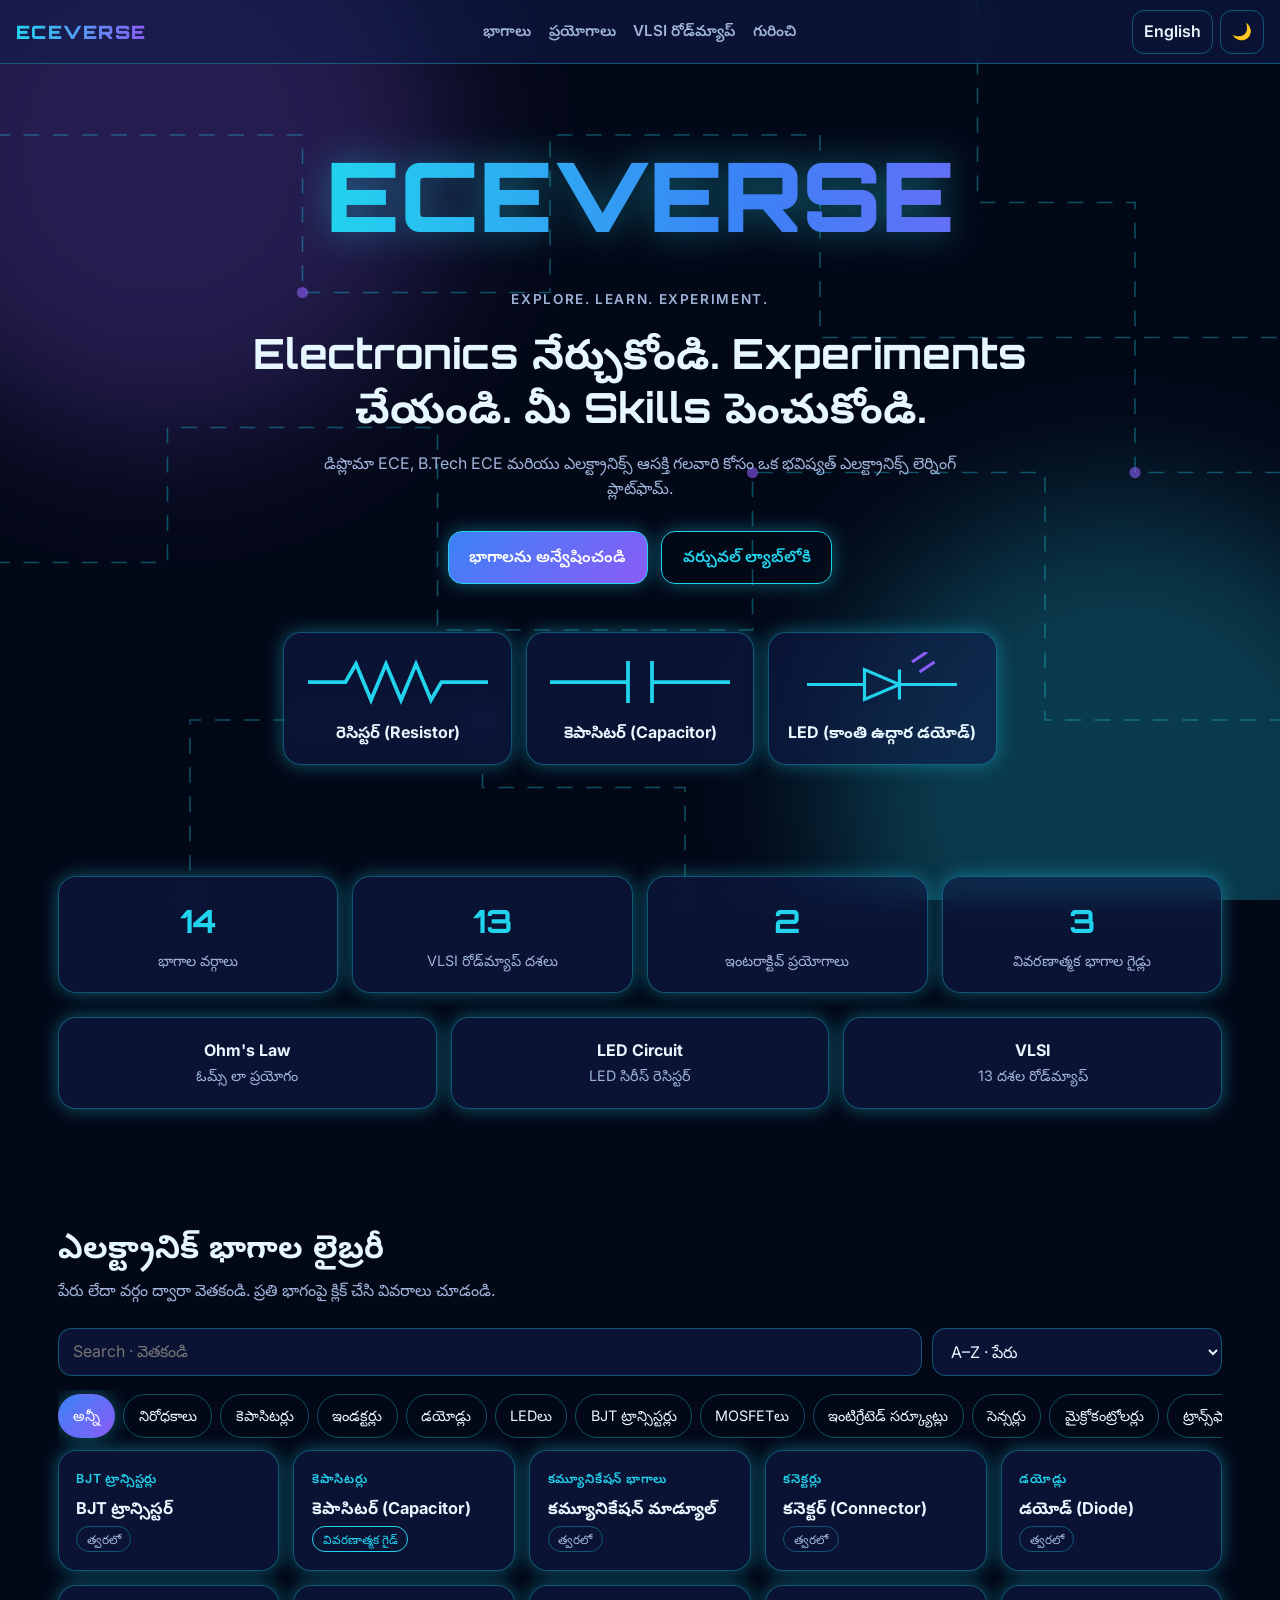
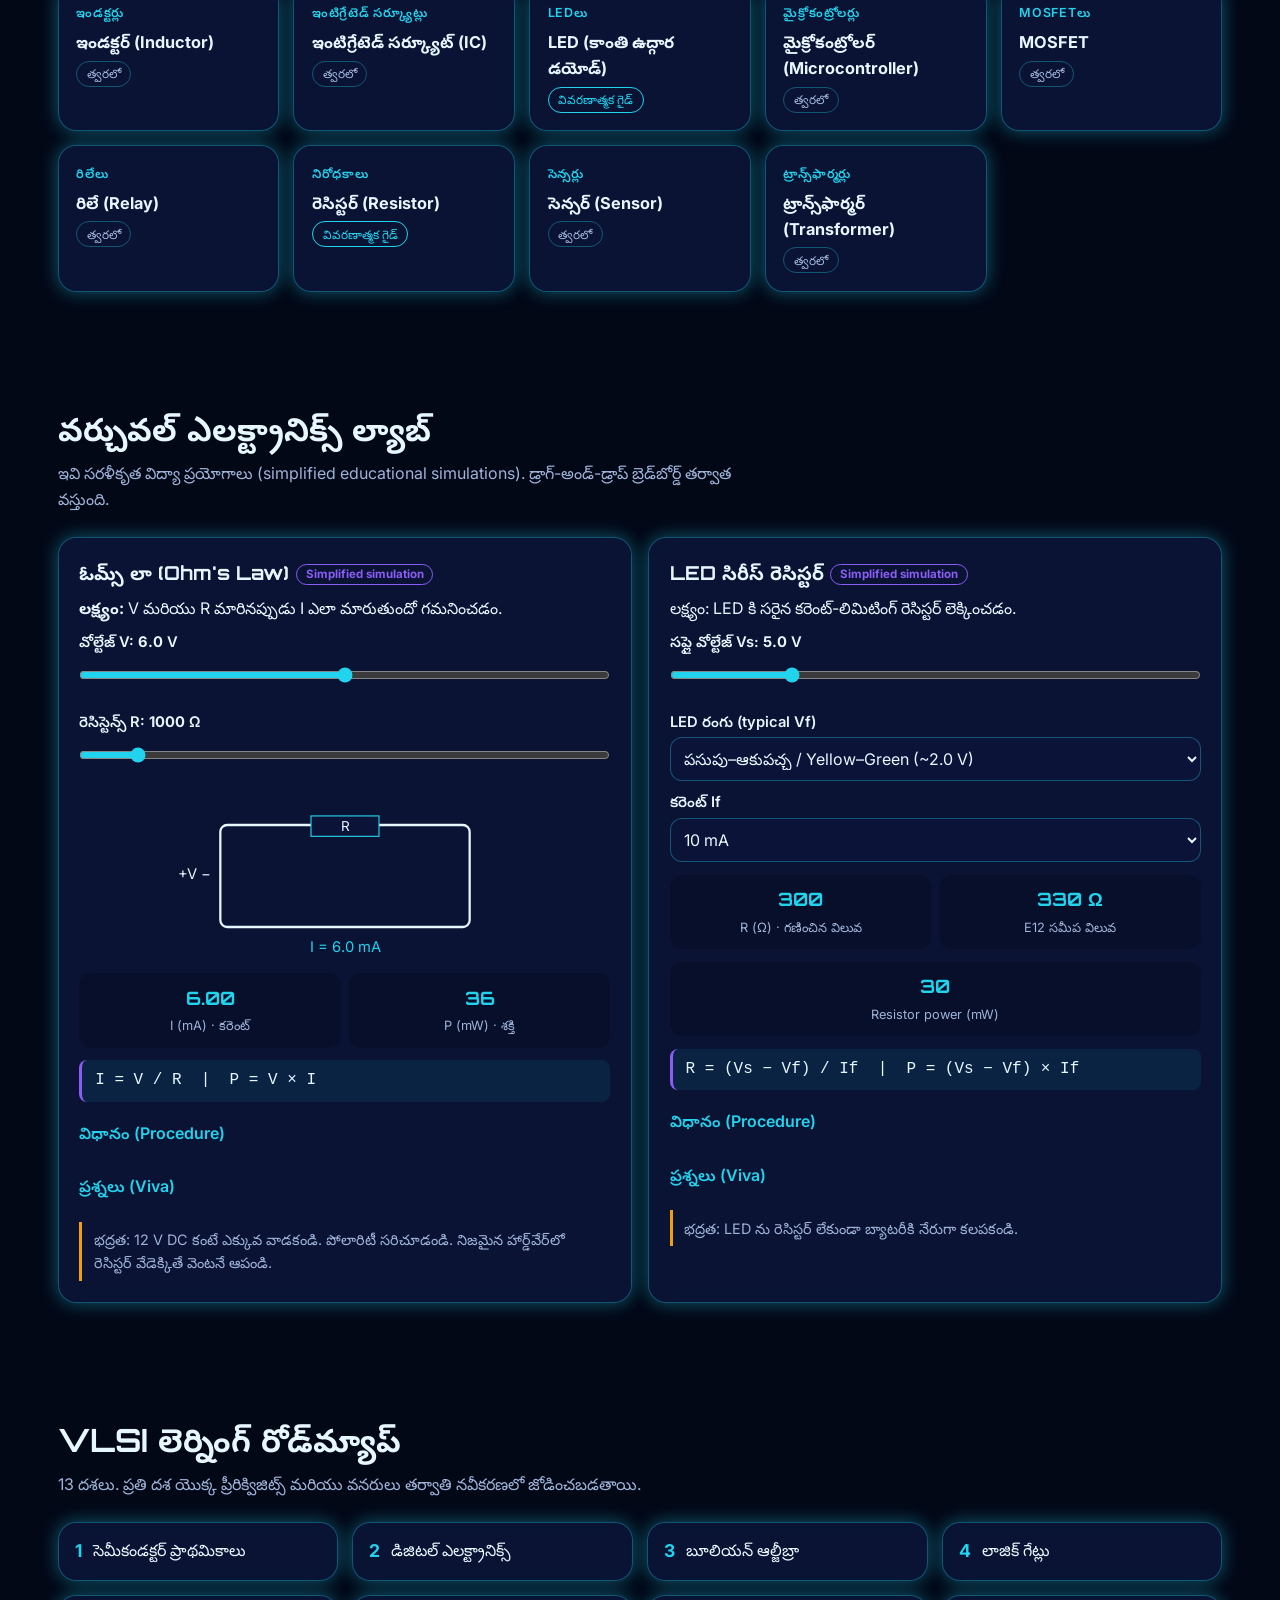
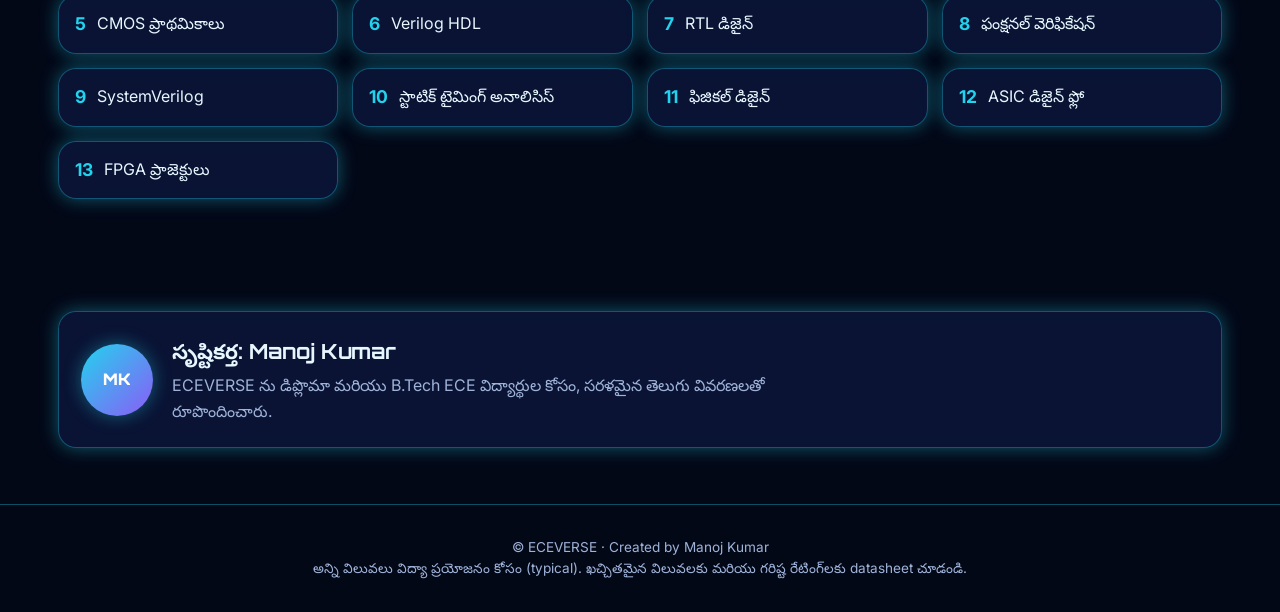
<file: index.html>
<!DOCTYPE html>
<html lang="te" data-lang="te" data-theme="dark">
<head>
<meta charset="UTF-8">
<meta name="viewport" content="width=device-width, initial-scale=1, viewport-fit=cover">
<title>ECEVERSE – Explore. Learn. Experiment.</title>
<link rel="preconnect" href="https://fonts.gstatic.com" crossorigin>
<link href="https://fonts.googleapis.com/css2?family=Orbitron:wght@700;900&family=Inter:wght@400;600&family=Noto+Sans+Telugu:wght@400;600;800&display=swap" rel="stylesheet">
<style>
:root{--bg:#030817;--bg2:#0b1438;--glass:rgba(18,30,78,.55);--line:rgba(34,211,238,.35);--tx:#e6f7ff;--mu:#9fb3d9;--cy:#22d3ee;--bl:#3b82f6;--vi:#8b5cf6;--glow:0 0 18px rgba(34,211,238,.4);color-scheme:dark}
:root[data-theme="light"]{--bg:#eef4ff;--bg2:#dde8ff;--glass:rgba(255,255,255,.72);--line:rgba(37,99,235,.35);--tx:#0b1433;--mu:#42557f;--cy:#0891b2;--bl:#2563eb;--vi:#7c3aed;--glow:0 0 14px rgba(37,99,235,.22);color-scheme:light}
*{box-sizing:border-box;margin:0;padding:0}
html{scroll-behavior:smooth;scroll-padding-top:90px}
body{font-family:Inter,'Noto Sans Telugu',system-ui,sans-serif;background:var(--bg);color:var(--tx);line-height:1.6;overflow-x:hidden;min-height:100vh}
body::before{content:"";position:fixed;inset:0 0 auto;height:env(safe-area-inset-top,0px);z-index:10;background:var(--bg2)}
h1,h2,h3,.logo,.logo3d,.stat b{font-family:Orbitron,'Noto Sans Telugu',sans-serif}
html[data-lang=te] .en,html[data-lang=en] .te{display:none}
img,svg{max-width:100%}
a{color:inherit}
button,input,select{font:inherit;color:inherit}
#ld{position:fixed;inset:0;z-index:99;display:grid;place-content:center;justify-items:center;gap:1rem;background:var(--bg);transition:opacity .6s,visibility .6s}
#ld.h{opacity:0;visibility:hidden}
.ring{width:70px;height:70px;border-radius:50%;border:3px solid transparent;border-top-color:var(--cy);border-right-color:var(--vi);animation:spin 1s linear infinite}
@keyframes spin{to{transform:rotate(360deg)}}
.bg{position:fixed;inset:0;z-index:-2;background:var(--bg);overflow:hidden}
.blob{position:absolute;width:45vmax;height:45vmax;border-radius:50%;filter:blur(70px);opacity:.25;animation:drift 18s ease-in-out infinite alternate}
.b1{background:var(--vi);top:-15%;left:-10%}.b2{background:var(--cy);bottom:-20%;right:-10%;animation-delay:-6s}
@keyframes drift{to{transform:translate(8vw,6vh) scale(1.1)}}
.circ{position:absolute;inset:0;width:100%;height:100%}
.circ path{fill:none;stroke:var(--cy);stroke-width:1.4;stroke-dasharray:14 12;opacity:.35;animation:flow 9s linear infinite}
.circ circle{fill:var(--vi);opacity:.6}
@keyframes flow{to{stroke-dashoffset:-260}}
@media(max-width:700px){.blob{display:none}}
.nav{position:sticky;top:0;z-index:20;display:flex;align-items:center;justify-content:space-between;gap:.5rem;padding:calc(env(safe-area-inset-top,0px) + .6rem) 1rem .6rem;background:var(--glass);backdrop-filter:blur(14px);-webkit-backdrop-filter:blur(14px);border-bottom:1px solid var(--line)}
.logo{font-weight:900;font-size:1.15rem;letter-spacing:.08em;text-decoration:none;background:linear-gradient(90deg,var(--cy),var(--vi));-webkit-background-clip:text;background-clip:text;color:transparent}
#menu{display:flex;gap:1.1rem}
#menu a{text-decoration:none;font-weight:600;font-size:.95rem;min-height:44px;display:flex;align-items:center;color:var(--mu)}
#menu a:hover{color:var(--cy)}
.ctl{display:flex;gap:.4rem}
.ctl button{min-height:44px;min-width:44px;padding:0 .7rem;border-radius:12px;border:1px solid var(--line);background:transparent;cursor:pointer;font-weight:600}
#burger{display:none}
@media(max-width:860px){
#burger{display:inline-flex;align-items:center;justify-content:center}
#menu{position:absolute;top:100%;left:0;right:0;flex-direction:column;gap:0;background:var(--bg2);border-bottom:1px solid var(--line);padding:.5rem 1rem;display:none}
#menu.open{display:flex}}
.hero{min-height:84vh;display:flex;flex-direction:column;align-items:center;justify-content:center;text-align:center;padding:3rem 1.2rem;gap:1rem}
.logo3d{font-weight:900;font-size:clamp(2.6rem,10vw,6rem);background:linear-gradient(90deg,var(--cy),var(--bl),var(--vi),var(--cy));background-size:200% auto;-webkit-background-clip:text;background-clip:text;color:transparent;filter:drop-shadow(var(--glow));animation:sheen 6s linear infinite;transition:transform .4s;transform-style:preserve-3d}
.logo3d:hover{transform:perspective(600px) rotateY(14deg) rotateX(-6deg)}
@keyframes sheen{to{background-position:200% center}}
.sub{color:var(--mu);font-weight:600;letter-spacing:.12em;text-transform:uppercase;font-size:.85rem}
.hero h1{font-size:clamp(1.3rem,4.6vw,2.6rem);line-height:1.3;max-width:900px}
.lead{max-width:680px;color:var(--mu);margin:0 auto}
.btns{display:flex;flex-wrap:wrap;gap:.8rem;justify-content:center;margin-top:.8rem}
.btn{display:inline-flex;align-items:center;justify-content:center;min-height:48px;padding:.8rem 1.3rem;border-radius:14px;text-decoration:none;font-weight:600;color:#fff;background:linear-gradient(135deg,var(--bl),var(--vi));border:1px solid var(--cy);box-shadow:var(--glow);transition:transform .25s,box-shadow .25s;cursor:pointer}
.btn:hover{transform:translateY(-3px) scale(1.03);box-shadow:0 0 28px rgba(34,211,238,.6)}
.btn.alt{background:transparent;color:var(--cy)}
.glass{background:var(--glass);backdrop-filter:blur(12px);-webkit-backdrop-filter:blur(12px);border:1px solid var(--line);border-radius:18px;box-shadow:var(--glow)}
.sec{max-width:1200px;margin:0 auto;padding:3.5rem 1.1rem}
.sec>h2{font-size:clamp(1.4rem,4vw,2rem);margin-bottom:.4rem}
.sec>.lead{margin:0 0 1.5rem}
.showcase{display:grid;grid-template-columns:repeat(auto-fit,minmax(180px,1fr));gap:14px;margin:2rem auto 0;max-width:900px}
.showcase .glass{padding:1.2rem;text-align:center;transition:transform .4s}
.showcase .glass:hover{transform:perspective(500px) rotateX(10deg) rotateY(-10deg) translateY(-4px)}
.showcase svg{width:100%;height:60px;color:var(--cy);animation:pulse 3s ease-in-out infinite}
@keyframes pulse{50%{filter:drop-shadow(0 0 8px var(--cy))}}
.stats,.feat,.road,.ex-grid{display:grid;gap:14px}
.stats{grid-template-columns:repeat(auto-fit,minmax(160px,1fr))}
.feat{grid-template-columns:repeat(auto-fit,minmax(220px,1fr));margin-top:1.5rem}
.feat a{padding:1.2rem;text-decoration:none;display:block;transition:transform .3s}
.feat a:hover{transform:translateY(-5px)}
.stat,.feat a{text-align:center}
.stat{padding:1.2rem}
.stat b{display:block;font-size:2rem;color:var(--cy)}
.stat span,.feat span{color:var(--mu);font-size:.9rem}
.tools{display:flex;flex-wrap:wrap;gap:.6rem;margin-bottom:.9rem}
.tools input,.tools select{min-height:48px;padding:.6rem .9rem;border-radius:14px;border:1px solid var(--line);background:var(--glass);flex:1 1 220px}
.tools select{flex:0 1 200px}
.chips{display:flex;gap:.5rem;overflow-x:auto;padding:.2rem 0 .8rem;scrollbar-width:none}
.chip{flex:0 0 auto;min-height:44px;padding:.4rem .9rem;border-radius:999px;border:1px solid var(--line);background:transparent;cursor:pointer;font-size:.9rem;white-space:nowrap}
.chip.on{background:linear-gradient(135deg,var(--bl),var(--vi));color:#fff;border-color:transparent;box-shadow:var(--glow)}
.grid{display:grid;grid-template-columns:repeat(auto-fill,minmax(210px,1fr));gap:14px}
.card{padding:1.1rem;text-align:left;cursor:pointer;transition:transform .3s,box-shadow .3s;display:flex;flex-direction:column;gap:.35rem;color:var(--tx)}
.card:hover{transform:perspective(600px) rotateX(4deg) translateY(-5px);box-shadow:0 0 26px rgba(139,92,246,.45)}
.card small{color:var(--cy);font-weight:600;font-size:.78rem;text-transform:uppercase;letter-spacing:.06em}
.card b{font-size:1.02rem}
.badge{align-self:flex-start;font-size:.75rem;padding:.15rem .6rem;border-radius:999px;border:1px solid var(--line);color:var(--mu)}
.badge.on{border-color:var(--cy);color:var(--cy)}
.empty{color:var(--mu);grid-column:1/-1;text-align:center;padding:2rem}
dialog{width:min(780px,94vw);max-height:88vh;border:1px solid var(--cy);border-radius:20px;background:var(--bg2);color:var(--tx);padding:0;box-shadow:0 0 40px rgba(34,211,238,.35)}
dialog::backdrop{background:rgba(2,6,20,.7)}
.dwrap{padding:1.4rem;overflow:auto;max-height:88vh}
.dwrap h3{font-size:1.2rem;margin-bottom:.6rem;padding-right:3rem}
.dwrap h4{margin:1rem 0 .3rem;color:var(--cy);font-size:.95rem}
.dwrap ul{padding-left:1.2rem}
.x{position:absolute;top:.6rem;right:.6rem;min-width:44px;min-height:44px;border-radius:12px;border:1px solid var(--line);background:transparent;cursor:pointer;z-index:2}
.sym{background:rgba(0,0,0,.2);border-radius:14px;padding:.6rem;color:var(--cy);max-width:240px;margin:.4rem auto}
.formula{font-family:ui-monospace,Menlo,Consolas,monospace;background:rgba(34,211,238,.08);border-left:3px solid var(--vi);padding:.5rem .8rem;border-radius:8px;overflow-x:auto}
.exp{padding:1.3rem;margin-top:1.2rem;scroll-margin-top:90px}
.exp h3{font-size:1.2rem;margin-bottom:.4rem}
.tag{font-size:.72rem;padding:.15rem .55rem;border-radius:999px;border:1px solid var(--vi);color:var(--vi);font-family:Inter,sans-serif;margin-left:.4rem;vertical-align:middle}
.ex-grid{grid-template-columns:1fr;gap:0}
@media(min-width:900px){.ex-grid{grid-template-columns:1fr 1fr;gap:1rem}.exp{margin-top:0}}
.ctrl label{display:block;margin:.6rem 0 .2rem;font-weight:600;font-size:.92rem}
.ctrl input[type=range]{width:100%;accent-color:var(--cy);min-height:36px}
.ctrl select{width:100%;min-height:44px;padding:.4rem .6rem;border-radius:12px;border:1px solid var(--line);background:var(--bg2)}
.out{display:grid;grid-template-columns:1fr 1fr;gap:8px;margin-top:.8rem}
.out div{background:rgba(0,0,0,.2);border-radius:12px;padding:.6rem;text-align:center}
.out b{display:block;font-size:1.15rem;color:var(--cy);font-family:Orbitron,sans-serif}
.out span{font-size:.8rem;color:var(--mu)}
.cir{width:100%;max-width:340px;display:block;margin:.6rem auto;color:var(--tx)}
.warn{border:1px solid #f59e0b;color:#d97706;border-radius:12px;padding:.5rem .7rem;margin-top:.6rem;font-size:.9rem}
[hidden]{display:none!important}
details{margin-top:.6rem}
summary{cursor:pointer;color:var(--cy);font-weight:600;min-height:44px;display:flex;align-items:center}
.safe{border-left:3px solid #f59e0b;padding:.4rem .7rem;margin-top:.8rem;font-size:.9rem;color:var(--mu)}
.road{grid-template-columns:repeat(auto-fill,minmax(230px,1fr));list-style:none}
.road li{padding:.9rem 1rem;display:grid;grid-template-columns:auto 1fr;gap:.2rem .7rem;align-items:center}
.road b{font-size:1.1rem;color:var(--cy)}
.about{display:flex;gap:1.2rem;align-items:center;flex-wrap:wrap;padding:1.4rem}
.avatar{width:72px;height:72px;border-radius:50%;display:grid;place-items:center;font-family:Orbitron,sans-serif;font-weight:900;background:linear-gradient(135deg,var(--cy),var(--vi));color:#fff;box-shadow:var(--glow);flex:0 0 auto}
footer{text-align:center;color:var(--mu);font-size:.85rem;padding:2rem 1rem;border-top:1px solid var(--line)}
.reveal{opacity:0;transform:translateY(24px);transition:opacity .8s,transform .8s cubic-bezier(.2,.7,.2,1)}
.reveal.in{opacity:1;transform:none}
@media (prefers-reduced-motion:reduce){*{animation:none!important;transition:none!important;scroll-behavior:auto!important}.reveal{opacity:1!important;transform:none!important}}
</style>
</head>
<body>

<div id="ld"><div class="ring"></div><div class="logo">ECEVERSE</div><small class="te">లోడ్ అవుతోంది…</small><small class="en">Loading the lab…</small></div>

<div class="bg" aria-hidden="true"><div class="blob b1"></div><div class="blob b2"></div>
<svg class="circ" viewBox="0 0 1200 800" preserveAspectRatio="xMidYMid slice">
<path d="M0 120H300V260H520V120H760V300H1200"/><path d="M0 500H180V380H420V560H700V420H960V640H1200"/><path d="M200 800V640H460V700H640V800"/><path d="M900 0V180H1040V420H1200"/>
<circle cx="300" cy="260" r="5"/><circle cx="700" cy="420" r="5"/><circle cx="1040" cy="420" r="5"/><circle cx="460" cy="640" r="5"/>
</svg></div>

<header class="nav">
<a class="logo" href="#home">ECEVERSE</a>
<nav id="menu">
<a href="#components"><span class="te">భాగాలు</span><span class="en">Components</span></a>
<a href="#lab"><span class="te">ప్రయోగాలు</span><span class="en">Experiments</span></a>
<a href="#roadmap"><span class="te">VLSI రోడ్‌మ్యాప్</span><span class="en">VLSI Roadmap</span></a>
<a href="#about"><span class="te">గురించి</span><span class="en">About</span></a>
</nav>
<div class="ctl">
<button id="lang" aria-label="Switch language">English</button>
<button id="theme" aria-label="Toggle theme">🌙</button>
<button id="burger" aria-label="Open menu">☰</button>
</div>
</header>

<section id="home" class="hero">
<div class="logo3d">ECEVERSE</div>
<p class="sub">Explore. Learn. Experiment.</p>
<h1 class="te">Electronics నేర్చుకోండి. Experiments చేయండి. మీ Skills పెంచుకోండి.</h1>
<h1 class="en">Learn Electronics. Run Experiments. Grow Your Skills.</h1>
<p class="lead te">డిప్లొమా ECE, B.Tech ECE మరియు ఎలక్ట్రానిక్స్ ఆసక్తి గలవారి కోసం ఒక భవిష్యత్ ఎలక్ట్రానిక్స్ లెర్నింగ్ ప్లాట్‌ఫామ్.</p>
<p class="lead en">A futuristic electronics learning universe for Diploma ECE, B.Tech ECE and enthusiasts.</p>
<div class="btns">
<a class="btn" href="#components"><span class="te">భాగాలను అన్వేషించండి</span><span class="en">Explore Components</span></a>
<a class="btn alt" href="#lab"><span class="te">వర్చువల్ ల్యాబ్‌లోకి</span><span class="en">Enter Virtual Lab</span></a>
</div>
<div class="showcase" id="showcase"></div>
</section>

<section class="sec reveal">
<div class="stats">
<div class="glass stat"><b>14</b><span class="te">భాగాల వర్గాలు</span><span class="en">Component categories</span></div>
<div class="glass stat"><b>13</b><span class="te">VLSI రోడ్‌మ్యాప్ దశలు</span><span class="en">VLSI roadmap stages</span></div>
<div class="glass stat"><b>2</b><span class="te">ఇంటరాక్టివ్ ప్రయోగాలు</span><span class="en">Interactive experiments</span></div>
<div class="glass stat"><b>3</b><span class="te">వివరణాత్మక భాగాల గైడ్లు</span><span class="en">Detailed component guides</span></div>
</div>
<div class="feat">
<a class="glass" href="#ohm"><b>Ohm's Law</b><br><span class="te">ఓమ్స్ లా ప్రయోగం</span><span class="en">Simplified simulation</span></a>
<a class="glass" href="#led"><b>LED Circuit</b><br><span class="te">LED సిరీస్ రెసిస్టర్</span><span class="en">Series resistor calculator</span></a>
<a class="glass" href="#roadmap"><b>VLSI</b><br><span class="te">13 దశల రోడ్‌మ్యాప్</span><span class="en">13-stage roadmap</span></a>
</div>
</section>

<section id="components" class="sec reveal">
<h2><span class="te">ఎలక్ట్రానిక్ భాగాల లైబ్రరీ</span><span class="en">Electronic Components Library</span></h2>
<p class="lead"><span class="te">పేరు లేదా వర్గం ద్వారా వెతకండి. ప్రతి భాగంపై క్లిక్ చేసి వివరాలు చూడండి.</span><span class="en">Search by name or category. Click any component for details.</span></p>
<div class="tools">
<input id="q" type="search" placeholder="Search · వెతకండి" aria-label="Search components">
<select id="sort" aria-label="Sort">
<option value="name">A–Z · పేరు</option>
<option value="cat">Category · వర్గం</option>
<option value="det">Detailed first · వివరణాత్మకం ముందు</option>
</select>
</div>
<div class="chips" id="chips"></div>
<div class="grid" id="grid"></div>
</section>

<section id="lab" class="sec reveal">
<h2><span class="te">వర్చువల్ ఎలక్ట్రానిక్స్ ల్యాబ్</span><span class="en">Virtual Electronics Lab</span></h2>
<p class="lead"><span class="te">ఇవి సరళీకృత విద్యా ప్రయోగాలు (simplified educational simulations). డ్రాగ్-అండ్-డ్రాప్ బ్రెడ్‌బోర్డ్ తర్వాత వస్తుంది.</span><span class="en">These are simplified educational simulations. The drag-and-drop breadboard comes later.</span></p>

<div class="ex-grid">
<article id="ohm" class="glass exp">
<h3><span class="te">ఓమ్స్ లా (Ohm's Law)</span><span class="en">Ohm's Law</span><span class="tag">Simplified simulation</span></h3>
<p><b class="te">లక్ష్యం: </b><span class="te">V మరియు R మారినప్పుడు I ఎలా మారుతుందో గమనించడం.</span><span class="en">Aim: observe how current I changes with V and R.</span></p>
<p class="ctrl">
<label><span class="te">వోల్టేజ్ V</span><span class="en">Voltage V</span>: <b id="ovv">6.0</b> V</label>
<input id="ov" type="range" min="0" max="12" step="0.5" value="6">
<label><span class="te">రెసిస్టెన్స్ R</span><span class="en">Resistance R</span>: <b id="orv">1000</b> Ω</label>
<input id="or" type="range" min="10" max="10000" step="10" value="1000">
</p>
<svg class="cir" viewBox="0 0 300 150" aria-hidden="true">
<rect x="40" y="30" width="220" height="90" rx="6" fill="none" stroke="currentColor" stroke-width="2"/>
<rect x="120" y="22" width="60" height="18" style="fill:var(--bg2);stroke:var(--cy)"/>
<text x="150" y="35" text-anchor="middle" fill="currentColor" font-size="12">R</text>
<text x="32" y="78" text-anchor="end" fill="currentColor" font-size="13">+V −</text>
<text id="oiL" x="150" y="142" text-anchor="middle" style="fill:var(--cy)" font-size="13">I</text>
</svg>
<div class="out">
<div><b id="oi">0</b><span>I (mA) · కరెంట్</span></div>
<div><b id="op">0</b><span>P (mW) · శక్తి</span></div>
</div>
<p id="ow" class="warn" hidden><span class="te">⚠ శక్తి 0.25 W దాటింది — రెసిస్టర్ పవర్ రేటింగ్ మించవచ్చు.</span><span class="en">⚠ Power above 0.25 W — the resistor may exceed its power rating.</span></p>
<p class="formula" style="margin-top:.8rem">I = V / R &nbsp;|&nbsp; P = V × I</p>
<details><summary><span class="te">విధానం (Procedure)</span><span class="en">Procedure</span></summary>
<ol style="padding-left:1.2rem;margin-top:.4rem">
<li><span class="te">V ను 0 నుండి 12 V వరకు నెమ్మదిగా పెంచండి; ప్రతిసారి అమ్మీటర్ రీడింగ్ నమోదు చేయండి.</span><span class="en">Raise V from 0 to 12 V; note the ammeter reading each time.</span></li>
<li><span class="te">R ను మార్చి మళ్లీ చేయండి. V vs I గ్రాఫ్ గీయండి — సరళ రేఖ వస్తే ఓమ్స్ లా నిజం.</span><span class="en">Change R and repeat. Plot V vs I — a straight line confirms Ohm's law.</span></li>
</ol></details>
<details><summary><span class="te">ప్రశ్నలు (Viva)</span><span class="en">Viva questions</span></summary>
<p style="margin-top:.4rem"><span class="te">Q: R పెరిగితే I ఏమవుతుంది? A: I తగ్గుతుంది.</span><span class="en">Q: If R increases, what happens to I? A: It decreases.</span></p>
<p style="margin-top:.4rem"><span class="te">Q: ఓమ్స్ లా ఏ పరిస్థితుల్లో వర్తించదు? A: డయోడ్ వంటి నాన్-లీనియర్ భాగాలు, ఎక్కువ ఉష్ణోగ్రత మార్పులు.</span><span class="en">Q: When does Ohm's law not hold? A: Non-linear parts like diodes, large temperature changes.</span></p>
</details>
<p class="safe"><span class="te">భద్రత: 12 V DC కంటే ఎక్కువ వాడకండి. పోలారిటీ సరిచూడండి. నిజమైన హార్డ్‌వేర్‌లో రెసిస్టర్ వేడెక్కితే వెంటనే ఆపండి.</span><span class="en">Safety: use 12 V DC or less, check polarity, and stop if the resistor gets hot on real hardware.</span></p>
</article>

<article id="led" class="glass exp">
<h3><span class="te">LED సిరీస్ రెసిస్టర్</span><span class="en">LED Series Resistor</span><span class="tag">Simplified simulation</span></h3>
<p><span class="te">లక్ష్యం: LED కి సరైన కరెంట్-లిమిటింగ్ రెసిస్టర్ లెక్కించడం.</span><span class="en">Aim: calculate the correct current-limiting resistor for an LED.</span></p>
<p class="ctrl">
<label><span class="te">సప్లై వోల్టేజ్ Vs</span><span class="en">Supply Vs</span>: <b id="lvv">5.0</b> V</label>
<input id="lv" type="range" min="3" max="12" step="0.5" value="5">
<label><span class="te">LED రంగు (typical Vf)</span><span class="en">LED colour (typical Vf)</span></label>
<select id="lc">
<option value="1.8">ఎరుపు / Red (~1.8 V)</option>
<option value="2.0" selected>పసుపు–ఆకుపచ్చ / Yellow–Green (~2.0 V)</option>
<option value="3.2">నీలం / Blue–White (~3.2 V)</option>
</select>
<label><span class="te">కరెంట్ If</span><span class="en">Current If</span></label>
<select id="li">
<option value="5">5 mA</option>
<option value="10" selected>10 mA</option>
<option value="15">15 mA</option>
<option value="20">20 mA</option>
</select>
</p>
<div class="out">
<div><b id="lr">—</b><span>R (Ω) · గణించిన విలువ</span></div>
<div><b id="le">—</b><span>E12 సమీప విలువ</span></div>
</div>
<div class="out" style="grid-template-columns:1fr">
<div><b id="lp">—</b><span>Resistor power (mW)</span></div>
</div>
<p id="lw" class="warn" hidden><span class="te">⚠ Vs, Vf కంటే ఎక్కువగా ఉండాలి.</span><span class="en">⚠ Vs must be greater than Vf.</span></p>
<p class="formula" style="margin-top:.8rem">R = (Vs − Vf) / If &nbsp;|&nbsp; P = (Vs − Vf) × If</p>
<details><summary><span class="te">విధానం (Procedure)</span><span class="en">Procedure</span></summary>
<ol style="padding-left:1.2rem;margin-top:.4rem">
<li><span class="te">Vs, LED రంగు (Vf) మరియు If ఎంచుకోండి.</span><span class="en">Pick Vs, the LED colour (Vf) and If.</span></li>
<li><span class="te">R లెక్కించి, సమీప ప్రామాణిక విలువ (E12) ఎంచుకోండి.</span><span class="en">Calculate R and choose the nearest standard value (E12).</span></li>
<li><span class="te">బ్రెడ్‌బోర్డ్‌లో కట్టండి: సప్లై + → రెసిస్టర్ → LED పొడవైన లీడ్ (Anode) → LED పొట్టి లీడ్ (Cathode) → సప్లై −.</span><span class="en">Wire it: supply + → resistor → LED anode (long lead) → LED cathode (short lead) → supply −.</span></li>
</ol></details>
<details><summary><span class="te">ప్రశ్నలు (Viva)</span><span class="en">Viva questions</span></summary>
<p style="margin-top:.4rem"><span class="te">Q: రెసిస్టర్ లేకుండా LED ను నేరుగా సప్లైకి కలిపితే ఏమవుతుంది? A: కరెంట్ ఎక్కువై LED దెబ్బతినవచ్చు.</span><span class="en">Q: What if the LED is connected directly to supply? A: Current can rise high enough to damage it.</span></p>
</details>
<p class="safe"><span class="te">భద్రత: LED ను రెసిస్టర్ లేకుండా బ్యాటరీకి నేరుగా కలపకండి.</span><span class="en">Safety: never connect an LED directly to a battery without a resistor.</span></p>
</article>
</div>
</section>

<section id="roadmap" class="sec reveal">
<h2><span class="te">VLSI లెర్నింగ్ రోడ్‌మ్యాప్</span><span class="en">VLSI Learning Roadmap</span></h2>
<p class="lead"><span class="te">13 దశలు. ప్రతి దశ యొక్క ప్రీరిక్విజిట్స్ మరియు వనరులు తర్వాతి నవీకరణలో జోడించబడతాయి.</span><span class="en">13 stages. Prerequisites and resources for each stage will be added in the next update.</span></p>
<ol class="road" id="road"></ol>
</section>

<section id="about" class="sec reveal">
<div class="glass about">
<div class="avatar">MK</div>
<div>
<h2 style="font-size:1.3rem"><span class="te">సృష్టికర్త: Manoj Kumar</span><span class="en">Created by Manoj Kumar</span></h2>
<p class="lead" style="margin:.3rem 0 0"><span class="te">ECEVERSE ను డిప్లొమా మరియు B.Tech ECE విద్యార్థుల కోసం, సరళమైన తెలుగు వివరణలతో రూపొందించారు.</span><span class="en">ECEVERSE was created for Diploma and B.Tech ECE students, with simple Telugu explanations.</span></p>
</div>
</div>
</section>

<footer>
<p>© ECEVERSE · Created by Manoj Kumar</p>
<p><span class="te">అన్ని విలువలు విద్యా ప్రయోజనం కోసం (typical). ఖచ్చితమైన విలువలకు మరియు గరిష్ట రేటింగ్‌లకు datasheet చూడండి.</span><span class="en">All values are for learning (typical). Check the datasheet for exact values and maximum ratings.</span></p>
</footer>

<dialog id="dlg">
<button class="x" onclick="dlg.close()" aria-label="Close">✕</button>
<div class="dwrap" id="dbody"></div>
</dialog>

<script>
const $=s=>document.querySelector(s);
let L='te',cat='all',cur=null;
const CATS={res:{te:'నిరోధకాలు',en:'Resistors'},cap:{te:'కెపాసిటర్లు',en:'Capacitors'},ind:{te:'ఇండక్టర్లు',en:'Inductors'},dio:{te:'డయోడ్లు',en:'Diodes'},led:{te:'LEDలు',en:'LEDs'},bjt:{te:'BJT ట్రాన్సిస్టర్లు',en:'BJT Transistors'},mos:{te:'MOSFETలు',en:'MOSFETs'},ic:{te:'ఇంటిగ్రేటెడ్ సర్క్యూట్లు',en:'Integrated Circuits'},sen:{te:'సెన్సర్లు',en:'Sensors'},mcu:{te:'మైక్రోకంట్రోలర్లు',en:'Microcontrollers'},trf:{te:'ట్రాన్స్‌ఫార్మర్లు',en:'Transformers'},rly:{te:'రిలేలు',en:'Relays'},con:{te:'కనెక్టర్లు',en:'Connectors'},com:{te:'కమ్యూనికేషన్ భాగాలు',en:'Communication'}};
const COMP=[
{id:'res',cat:'res',n:{te:'రెసిస్టర్ (Resistor)',en:'Resistor'},full:1},
{id:'cap',cat:'cap',n:{te:'కెపాసిటర్ (Capacitor)',en:'Capacitor'},full:1},
{id:'led',cat:'led',n:{te:'LED (కాంతి ఉద్గార డయోడ్)',en:'LED (Light Emitting Diode)'},full:1},
{id:'ind',cat:'ind',n:{te:'ఇండక్టర్ (Inductor)',en:'Inductor'}},
{id:'dio',cat:'dio',n:{te:'డయోడ్ (Diode)',en:'Diode'}},
{id:'bjt',cat:'bjt',n:{te:'BJT ట్రాన్సిస్టర్',en:'BJT Transistor'}},
{id:'mos',cat:'mos',n:{te:'MOSFET',en:'MOSFET'}},
{id:'ic',cat:'ic',n:{te:'ఇంటిగ్రేటెడ్ సర్క్యూట్ (IC)',en:'Integrated Circuit (IC)'}},
{id:'sen',cat:'sen',n:{te:'సెన్సర్ (Sensor)',en:'Sensor'}},
{id:'mcu',cat:'mcu',n:{te:'మైక్రోకంట్రోలర్ (Microcontroller)',en:'Microcontroller'}},
{id:'trf',cat:'trf',n:{te:'ట్రాన్స్‌ఫార్మర్ (Transformer)',en:'Transformer'}},
{id:'rly',cat:'rly',n:{te:'రిలే (Relay)',en:'Relay'}},
{id:'con',cat:'con',n:{te:'కనెక్టర్ (Connector)',en:'Connector'}},
{id:'com',cat:'com',n:{te:'కమ్యూనికేషన్ మాడ్యూల్',en:'Communication module'}}
];
const SYM={
res:'<svg viewBox="0 0 120 40" fill="none" stroke="currentColor" stroke-width="2.5"><path d="M0 20H25L32 8L42 32L52 8L62 32L72 8L82 32L89 20H120"/></svg>',
cap:'<svg viewBox="0 0 120 40" fill="none" stroke="currentColor" stroke-width="2.5"><path d="M0 20H52M52 6V34M68 6V34M68 20H120"/></svg>',
led:'<svg viewBox="0 -6 120 48" fill="none" stroke="currentColor" stroke-width="2.5"><path d="M0 20H46M74 20H120M46 8V32L74 20ZM74 8V32"/><path style="stroke:var(--vi)" d="M84 2L96 -6M90 10L102 2"/></svg>'
};
const H={sym:{te:'ఎలక్ట్రానిక్ సింబల్',en:'Electronic symbol'},def:{te:'నిర్వచనం (Definition)',en:'Definition'},work:{te:'పనిచేసే విధానం (Working principle)',en:'Working principle'},vals:{te:'ముఖ్య విలువలు (Typical values)',en:'Important values (typical)'},f:{te:'సూత్రాలు (Formulas & units)',en:'Formulas & units'},pins:{te:'పిన్ కాన్ఫిగరేషన్ (Pins)',en:'Pin configuration'},apps:{te:'అనువర్తనాలు (Applications)',en:'Applications'},adv:{te:'ప్రయోజనాలు (Advantages)',en:'Advantages'},lim:{te:'పరిమితులు (Limitations)',en:'Limitations'},ds:{te:'Datasheet సూచన',en:'Datasheet reference'},exp:{te:'సంబంధిత ప్రయోగం',en:'Related experiment'}};
const EXP={ohm:{te:'ఓమ్స్ లా ప్రయోగం',en:"Ohm's Law experiment"},ledc:{te:'LED సిరీస్ రెసిస్టర్ ప్రయోగం',en:'LED series resistor experiment'}};
const DET={
res:{sym:'res',def:{te:'రెసిస్టర్ అనేది విద్యుత్ ప్రవాహానికి నిరోధం (Resistance) కలిగించే నిష్క్రియ (Passive) భాగం. ప్రవాహాన్ని నియంత్రించడానికి మరియు వోల్టేజ్‌ను విభజించడానికి ఉపయోగిస్తారు.',en:'A passive component that opposes current flow through its resistance. Used to limit current and divide voltage.'},
work:{te:'ఓమ్స్ లా ప్రకారం, రెసిస్టర్ రెండు చివరల మధ్య వోల్టేజ్ (V) పెరిగితే ప్రవాహం (I) పెరుగుతుంది. శక్తి (Power) వేడి (Heat) రూపంలో వెదజల్లుతుంది.',en:"By Ohm's law, current rises with voltage across the resistor. Power is dissipated as heat."},
vals:{te:['విలువ: సాధారణంగా 1 Ω నుండి 10 MΩ (typical)','పవర్ రేటింగ్: ¼ W, ½ W (typical)','టాలరెన్స్: ±1%, ±5%, ±10% (typical)'],en:['Value: commonly 1 Ω to 10 MΩ (typical)','Power rating: ¼ W, ½ W (typical)','Tolerance: ±1%, ±5%, ±10% (typical)']},
f:'V = I × R &nbsp;|&nbsp; P = V × I = I² × R &nbsp;(V volt, I ampere, R ohm, P watt)',
pins:{te:'రెండు టెర్మినల్స్; ధ్రువత (polarity) లేదు (non-polar).',en:'Two terminals; non-polar.'},
apps:{te:['LED కోసం కరెంట్ లిమిటింగ్','వోల్టేజ్ డివైడర్','పుల్-అప్ / పుల్-డౌన్ రెసిస్టర్లు'],en:['Current limiting for LEDs','Voltage dividers','Pull-up / pull-down resistors']},
adv:{te:['సరళమైనది, చౌకైనది, ధ్రువత లేదు'],en:['Simple, cheap, non-polar']},
lim:{te:['పవర్ రేటింగ్ మించితే వేడెక్కుతుంది','విలువ ఉష్ణోగ్రతతో కొద్దిగా మారుతుంది'],en:['Overheats if its power rating is exceeded','Value drifts slightly with temperature']},
ds:{te:'Datasheet లో tolerance, power rating మరియు maximum ratings చూడండి. గరిష్ట రేటింగ్‌లను ఎప్పుడూ మించకూడదు.',en:'Check tolerance, power rating and maximum ratings in the datasheet. Never exceed maximum ratings.'},
exp:'ohm'},
cap:{sym:'cap',def:{te:'కెపాసిటర్ విద్యుత్ ఛార్జ్‌ను విద్యుత్ క్షేత్రం (Electric field) రూపంలో నిల్వ చేస్తుంది. ఇది రెండు వాహక ప్లేట్‌ల (Conductor plates) మధ్య అవాహకం (Dielectric) ఉంచి తయారవుతుంది.',en:'Stores electric charge as an electric field. Made of two conductor plates separated by a dielectric.'},
work:{te:'DC వోల్టేజ్ వర్తించినప్పుడు ప్లేట్‌లపై ఛార్జ్ పేరుకుంటుంది. ఛార్జ్ నిండిన తర్వాత DC లో ఇది ఓపెన్ సర్క్యూట్‌లా ప్రవర్తిస్తుంది; AC లో ప్రవాహం కొనసాగుతుంది.',en:'When DC voltage is applied, charge builds on the plates. Once charged, it acts as an open circuit for DC; AC keeps flowing.'},
vals:{te:['కెపాసిటెన్స్: pF నుండి mF వరకు (typical)','వోల్టేజ్ రేటింగ్ సర్క్యూట్ వోల్టేజ్ కంటే ఎక్కువ ఉండాలి','ఎలక్ట్రోలైటిక్ రకానికి + / − ధ్రువత ఉంటుంది'],en:['Capacitance: pF to mF (typical)','Voltage rating must exceed the circuit voltage','Electrolytic types are polarised (+ / −)']},
f:'Q = C × V &nbsp;|&nbsp; I = C × dV/dt &nbsp;|&nbsp; E = ½ × C × V² &nbsp;|&nbsp; τ = R × C &nbsp;(C farad, τ second)',
pins:{te:'రెండు లీడ్స్; ఎలక్ట్రోలైటిక్ రకంలో + లీడ్ మరియు − గుర్తు ఉంటుంది.',en:'Two leads; electrolytic types have a marked + lead and a − side.'},
apps:{te:['ఫిల్టరింగ్ (Filtering)','డీకప్లింగ్ (Decoupling)','RC టైమింగ్ సర్క్యూట్లు'],en:['Filtering','Decoupling','RC timing circuits']},
adv:{te:['శక్తిని నిల్వ చేస్తుంది; ఫిల్టరింగ్‌కు ఉపయోగకరం'],en:['Stores energy; useful for filtering']},
lim:{te:['లీకేజ్ కరెంట్ ఉంటుంది','ఎలక్ట్రోలైటిక్‌కు సరైన ధ్రువత తప్పనిసరి','వోల్టేజ్ రేటింగ్ పరిమితం'],en:['Leakage current exists','Electrolytics need correct polarity','Limited voltage rating']},
ds:{te:'Datasheet లో capacitance tolerance, voltage rating మరియు ESR చూడండి.',en:'Check capacitance tolerance, voltage rating and ESR in the datasheet.'},
exp:null},
led:{sym:'led',def:{te:'LED (కాంతి ఉద్గార డయోడ్) అనేది ఫార్వర్డ్ బయాస్‌లో కాంతిని విడుదల చేసే సెమీకండక్టర్ డయోడ్.',en:'A Light Emitting Diode is a semiconductor diode that emits light when forward biased.'},
work:{te:'PN జంక్షన్‌లో ఎలక్ట్రాన్లు మరియు హోల్స్ కలిసినప్పుడు శక్తి కాంతి (Photon) రూపంలో విడుదలవుతుంది. ఇది ఒకే దిశలో మాత్రమే ప్రవహిస్తుంది.',en:'When electrons and holes recombine at the PN junction, energy is released as light (photons). Current flows one way only.'},
vals:{te:['ఫార్వర్డ్ వోల్టేజ్ Vf: రంగును బట్టి సుమారు 1.8–3.3 V (typical)','సాధారణ ఇండికేటర్ LED కరెంట్: 10–20 mA (typical)','ఖచ్చితమైన విలువలకు datasheet చూడండి'],en:['Forward voltage Vf: about 1.8–3.3 V depending on colour (typical)','Standard indicator LED current: 10–20 mA (typical)','Check the datasheet for exact values']},
f:'R = (Vs − Vf) / If &nbsp;|&nbsp; P_R = (Vs − Vf) × If &nbsp;(Vs, Vf volt; If ampere)',
pins:{te:'Anode (+) — పొడవైన లీడ్; Cathode (−) — పొట్టి లీడ్ లేదా ఫ్లాట్ అంచు.',en:'Anode (+) — longer lead; Cathode (−) — shorter lead or flat edge.'},
apps:{te:['ఇండికేటర్ లైట్లు','డిస్‌ప్లేలు','బ్యాక్‌లైటింగ్'],en:['Indicator lights','Displays','Backlighting']},
adv:{te:['తక్కువ విద్యుత్ వినియోగం; ఎక్కువ జీవితకాలం'],en:['Low power use; long life']},
lim:{te:['కరెంట్ లిమిటింగ్ రెసిస్టర్ తప్పనిసరి','ధ్రువత (polarity) ముఖ్యం'],en:['A current-limiting resistor is essential','Polarity matters']},
ds:{te:'Datasheet లో Vf, గరిష్ట forward current మరియు reverse voltage (maximum ratings) చూడండి.',en:'Check Vf, maximum forward current and reverse voltage (maximum ratings) in the datasheet.'},
exp:'ledc'}
};
const H_ = H;
const sec=(k,b)=>`<h4>${H[k][L]}</h4>${b}`;
const ul=a=>`<ul>${a.map(x=>`<li>${x}</li>`).join('')}</ul>`;
const dlg=$('#dlg');

function show(id){
  cur=id;
  const x=COMP.find(c=>c.id===id),d=DET[id];
  let h=`<h3>${x.n[L]}</h3>`;
  if(!d){
    h+=`<p>${L==='te'?'ఈ భాగానికి వివరణాత్మక పేజీ త్వరలో వస్తుంది.':'The detailed page for this component is coming soon.'}</p>`;
  }else{
    h+=sec('sym',`<div class="sym">${SYM[d.sym]}</div>`)
      +sec('def',`<p>${d.def[L]}</p>`)
      +sec('work',`<p>${d.work[L]}</p>`)
      +sec('vals',ul(d.vals[L]))
      +sec('f',`<div class="formula">${d.f}</div>`)
      +sec('pins',`<p>${d.pins[L]}</p>`)
      +sec('apps',ul(d.apps[L]))
      +sec('adv',ul(d.adv[L]))
      +sec('lim',ul(d.lim[L]))
      +sec('ds',`<p>${d.ds[L]}</p>`)
      +sec('exp',d.exp?`<p><a href="#${d.exp}" onclick="dlg.close()">${EXP[d.exp][L]}</a></p>`:`<p>${L==='te'?'త్వరలో':'Coming soon'}</p>`);
  }
  $('#dbody').innerHTML=h;
  if(!dlg.open)dlg.showModal();
}
dlg.addEventListener('click',e=>{if(e.target===dlg)dlg.close()});

function renderLib(){
  const q=$('#q').value.trim().toLowerCase(),s=$('#sort').value;
  $('#chips').innerHTML=['all',...Object.keys(CATS)].map(k=>`<button class="chip${k===cat?' on':''}" data-c="${k}">${k==='all'?(L==='te'?'అన్నీ':'All'):CATS[k][L]}</button>`).join('');
  let it=COMP.filter(x=>(cat==='all'||x.cat===cat)&&(!q||(x.n.te+' '+x.n.en+' '+CATS[x.cat].en).toLowerCase().includes(q)));
  it.sort((a,b)=>s==='cat'?CATS[a.cat].en.localeCompare(CATS[b.cat].en)
    :s==='det'?((b.full||0)-(a.full||0))||a.n.en.localeCompare(b.n.en)
    :a.n.en.localeCompare(b.n.en));
  $('#grid').innerHTML=it.map(x=>`<button class="card glass" data-id="${x.id}"><small>${CATS[x.cat][L]}</small><b>${x.n[L]}</b><span class="badge${x.full?' on':''}">${x.full?(L==='te'?'వివరణాత్మక గైడ్':'Detailed guide'):(L==='te'?'త్వరలో':'Coming soon')}</span></button>`).join('')
    ||`<p class="empty">${L==='te'?'ఫలితాలు లేవు':'No results found'}</p>`;
}
$('#chips').onclick=e=>{const b=e.target.closest('.chip');if(b){cat=b.dataset.c;renderLib()}};
$('#grid').onclick=e=>{const c=e.target.closest('.card');if(c)show(c.dataset.id)};
$('#q').oninput=renderLib;
$('#sort').onchange=renderLib;

function renderShowcase(){
  $('#showcase').innerHTML=['res','cap','led'].map(k=>`<div class="glass"><div>${SYM[k]}</div><b>${COMP.find(c=>c.id===k).n[L]}</b></div>`).join('');
}
function renderRoad(){
  const R=[['Semiconductor fundamentals','సెమీకండక్టర్ ప్రాథమికాలు'],['Digital electronics','డిజిటల్ ఎలక్ట్రానిక్స్'],['Boolean algebra','బూలియన్ ఆల్జీబ్రా'],['Logic gates','లాజిక్ గేట్లు'],['CMOS fundamentals','CMOS ప్రాథమికాలు'],['Verilog HDL','Verilog HDL'],['RTL design','RTL డిజైన్'],['Functional verification','ఫంక్షనల్ వెరిఫికేషన్'],['SystemVerilog','SystemVerilog'],['Static timing analysis','స్టాటిక్ టైమింగ్ అనాలిసిస్'],['Physical design','ఫిజికల్ డిజైన్'],['ASIC design flow','ASIC డిజైన్ ఫ్లో'],['FPGA projects','FPGA ప్రాజెక్టులు']];
  $('#road').innerHTML=R.map((r,i)=>`<li class="glass"><b>${i+1}</b><span class="en">${r[0]}</span><span class="te">${r[1]}</span></li>`).join('');
}

function ohm(){
  const v=+$('#ov').value,r=+$('#or').value,i=v/r,p=v*i;
  $('#ovv').textContent=v.toFixed(1);
  $('#orv').textContent=r;
  $('#oi').textContent=(i*1000).toFixed(i<0.1?2:1);
  $('#op').textContent=(p*1000).toFixed(0);
  $('#oiL').textContent='I = '+(i*1000).toFixed(1)+' mA';
  $('#ow').hidden=p<=0.25;
}
const E12=[1,1.2,1.5,1.8,2.2,2.7,3.3,3.9,4.7,5.6,6.8,8.2];
function e12(r){for(let p=1;p<1e8;p*=10)for(const e of E12)if(e*p>=r)return e*p;return r}
const fmtR=v=>v>=1000?Number((v/1000).toFixed(2))+' kΩ':Math.round(v)+' Ω';
function led(){
  const vs=+$('#lv').value,vf=+$('#lc').value,f=+$('#li').value/1000,ok=vs>vf;
  $('#lvv').textContent=vs.toFixed(1);
  $('#lw').hidden=ok;
  if(ok){
    const r=(vs-vf)/f;
    $('#lr').textContent=Math.round(r);
    $('#le').textContent=fmtR(e12(r));
    $('#lp').textContent=((vs-vf)*f*1000).toFixed(0);
  }else{$('#lr').textContent='—';$('#le').textContent='—';$('#lp').textContent='—'}
}
document.addEventListener('input',e=>{
  if(e.target.closest('#ohm'))ohm();
  if(e.target.closest('#led'))led();
});
document.addEventListener('change',e=>{if(e.target.closest('#led'))led()});

function setLang(l){
  L=l;
  document.documentElement.dataset.lang=l;
  document.documentElement.lang=l;
  $('#lang').textContent=l==='te'?'English':'తెలుగు';
  renderShowcase();renderLib();renderRoad();
  if(dlg.open)show(cur);
}
$('#lang').onclick=()=>setLang(L==='te'?'en':'te');
$('#theme').onclick=()=>{
  const r=document.documentElement,d=r.dataset.theme==='light'?'dark':'light';
  r.dataset.theme=d;
  $('#theme').textContent=d==='light'?'☀️':'🌙';
};
$('#burger').onclick=()=>$('#menu').classList.toggle('open');
document.querySelectorAll('#menu a').forEach(a=>a.onclick=()=>$('#menu').classList.remove('open'));

const io=new IntersectionObserver(es=>es.forEach(e=>{if(e.isIntersecting){e.target.classList.add('in');io.unobserve(e.target)}}),{threshold:.1});
document.querySelectorAll('.reveal').forEach(el=>io.observe(el));

window.addEventListener('load',()=>setTimeout(()=>$('#ld').classList.add('h'),700));
setTimeout(()=>$('#ld').classList.add('h'),3000);

setLang('te');
ohm();led();
</script>
</body>
</html>
</file>
